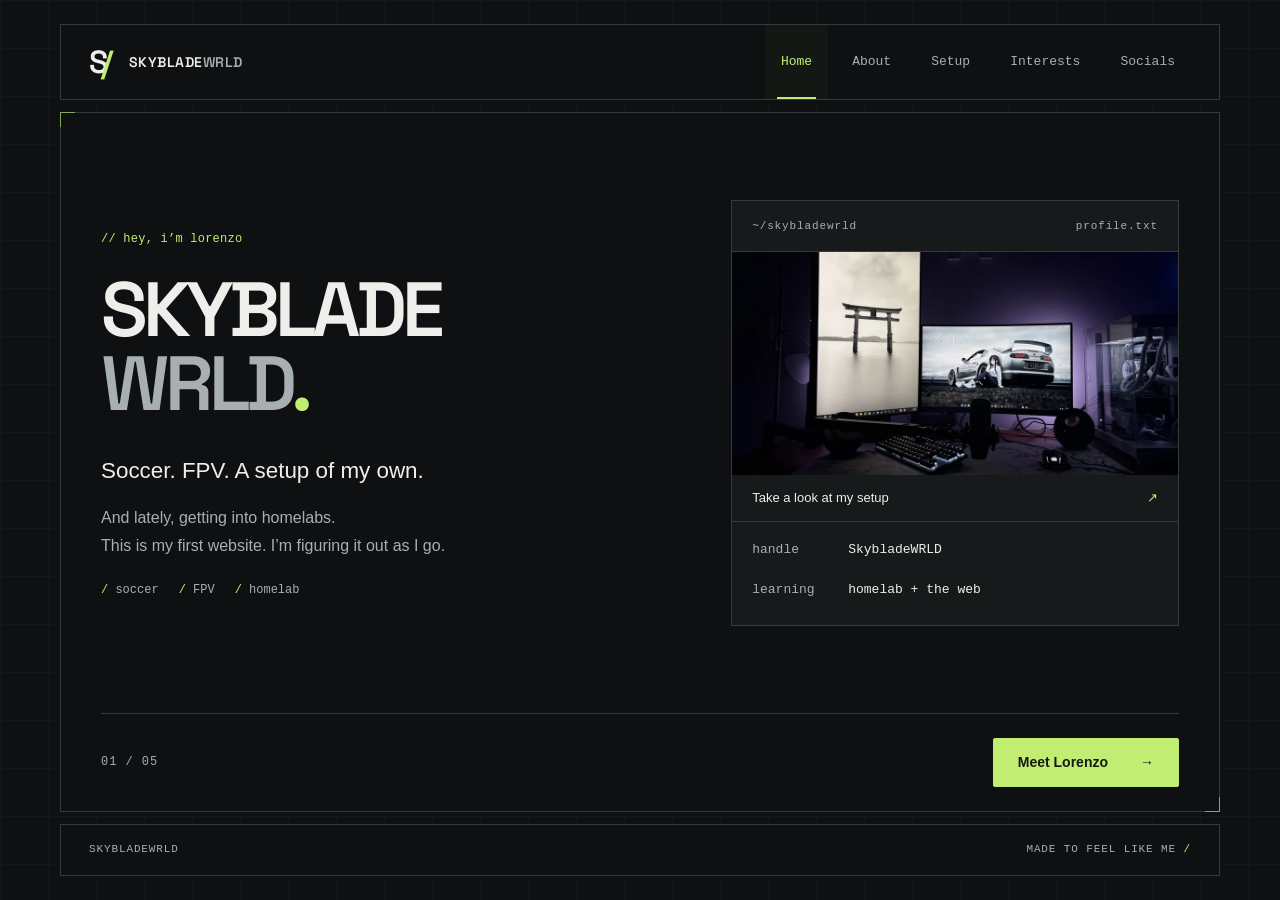
<file: index.html>
<!doctype html>
<html lang="en">
<head>
  <meta charset="utf-8">
  <meta name="viewport" content="width=device-width, initial-scale=1">
  <meta name="theme-color" content="#101112">
  <title>SkybladeWRLD — Lorenzo</title>
  <meta name="description" content="Lorenzo’s personal website: soccer, FPV, a Japanese-inspired desk setup, and getting started with homelabs.">
  <link rel="canonical" href="https://skybladewrld.github.io/">
  <meta property="og:type" content="website">
  <meta property="og:site_name" content="SkybladeWRLD">
  <meta property="og:title" content="SkybladeWRLD — Lorenzo">
  <meta property="og:description" content="Lorenzo’s personal website: soccer, FPV, a Japanese-inspired desk setup, and getting started with homelabs.">
  <meta property="og:url" content="https://skybladewrld.github.io/">
  <meta property="og:image" content="https://skybladewrld.github.io/assets/setup-share.jpg">
  <meta property="og:image:width" content="1200">
  <meta property="og:image:height" content="900">
  <meta property="og:image:alt" content="Lorenzo’s Japanese-inspired desk setup.">
  <meta name="twitter:card" content="summary_large_image">
  <meta name="twitter:title" content="SkybladeWRLD — Lorenzo">
  <meta name="twitter:description" content="Lorenzo’s personal website: soccer, FPV, a Japanese-inspired desk setup, and getting started with homelabs.">
  <meta name="twitter:image" content="https://skybladewrld.github.io/assets/setup-share.jpg">
  <meta name="twitter:image:alt" content="Lorenzo’s Japanese-inspired desk setup.">
  <link rel="icon" href="assets/favicon.svg" type="image/svg+xml">
  <link rel="preload" href="assets/space-grotesk-600.ttf" as="font" type="font/ttf" crossorigin>
  <link rel="stylesheet" href="style.css?v=6">
  <script src="script.js?v=6"></script>
  <script type="application/ld+json">{"@context": "https://schema.org", "@type": "WebSite", "name": "SkybladeWRLD — Lorenzo", "url": "https://skybladewrld.github.io/", "description": "Lorenzo’s personal website: soccer, FPV, a Japanese-inspired desk setup, and getting started with homelabs."}</script>
</head>
<body>
  <a class="skip-link" href="#main">Skip to content</a>
  <div class="page-shell">
    <header class="site-header">
      <a class="brand" href="index.html" aria-label="SkybladeWRLD home"><span class="brand-mark" aria-hidden="true">S<span>/</span></span><span>SKYBLADE<span class="muted">WRLD</span></span></a>
      <nav class="page-tabs" aria-label="Main navigation"><a href="index.html" aria-current="page"><span>Home</span><span class="tab-indicator" aria-hidden="true"></span></a><a href="about.html"><span>About</span><span class="tab-indicator" aria-hidden="true"></span></a><a href="setup.html"><span>Setup</span><span class="tab-indicator" aria-hidden="true"></span></a><a href="interests.html"><span>Interests</span><span class="tab-indicator" aria-hidden="true"></span></a><a href="socials.html"><span>Socials</span><span class="tab-indicator" aria-hidden="true"></span></a></nav>
    </header>
    <main id="main" class="page page-home" tabindex="-1">
      <div class="page-content"><div class="home-layout">
  <div class="home-copy"><p class="eyebrow">// hey, i’m Lorenzo</p><h1 class="wordmark" aria-label="SkybladeWRLD"><span class="wordmark-line" aria-hidden="true" data-scramble="SKYBLADE"><span class="scramble-cell" data-glyph="S"><span data-letter="S">S</span></span><span class="scramble-cell" data-glyph="K"><span data-letter="K">K</span></span><span class="scramble-cell" data-glyph="Y"><span data-letter="Y">Y</span></span><span class="scramble-cell" data-glyph="B"><span data-letter="B">B</span></span><span class="scramble-cell" data-glyph="L"><span data-letter="L">L</span></span><span class="scramble-cell" data-glyph="A"><span data-letter="A">A</span></span><span class="scramble-cell" data-glyph="D"><span data-letter="D">D</span></span><span class="scramble-cell" data-glyph="E"><span data-letter="E">E</span></span></span><span class="wordmark-second" aria-hidden="true">WRLD<span class="accent">.</span></span></h1><p class="lead">Soccer. FPV. A setup of my own.</p><p class="intro">And lately, getting into homelabs.<br>This is my first website. I’m figuring it out as I go.</p><div class="home-topics" aria-label="My interests"><span>soccer</span><span>FPV</span><span>homelab</span></div></div>
  <aside class="terminal" aria-label="Profile at a glance">
    <div class="terminal-heading mono"><span>~/skybladewrld</span><span>profile.txt</span></div>
    <a class="setup-preview" href="setup.html"><img src="assets/setup-small.webp" width="960" height="720" alt="A preview of my desk setup." decoding="async"><span>Take a look at my setup <span aria-hidden="true">↗</span></span></a>
    <dl><div><dt>handle</dt><dd>SkybladeWRLD</dd></div><div><dt>learning</dt><dd>homelab + the web</dd></div></dl>
  </aside>
</div></div>
      <nav class="page-bottom" aria-label="Continue exploring"><span class="mono page-count">01 / 05</span><a class="button" href="about.html">Meet Lorenzo<span aria-hidden="true">→</span></a></nav>
    </main>
    <footer class="site-footer"><span>SKYBLADEWRLD</span><span>MADE TO FEEL LIKE ME<span class="footer-slash" aria-hidden="true"> /</span></span></footer>
  </div>
</body>
</html>
</file>
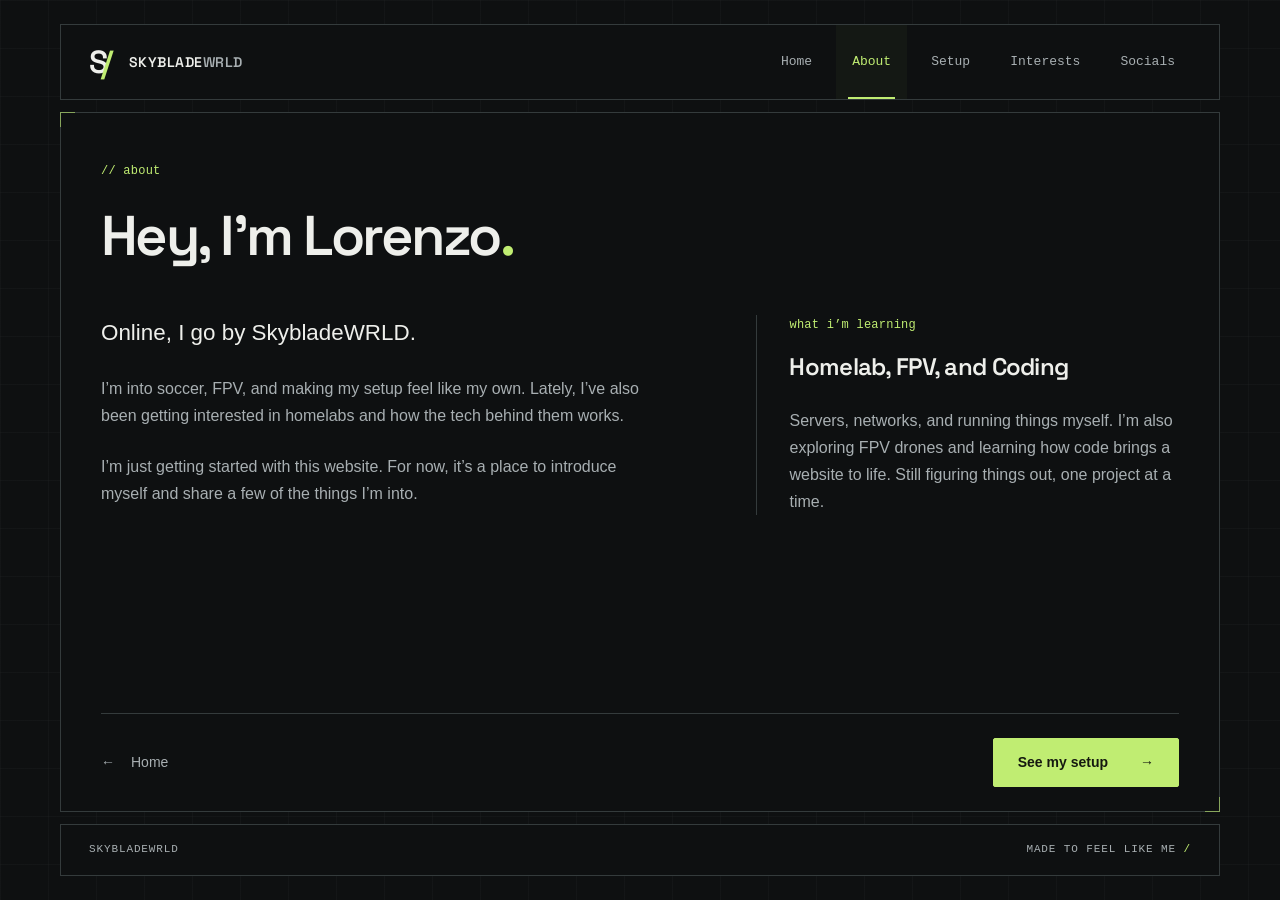
<file: about.html>
<!doctype html>
<html lang="en">
<head>
  <meta charset="utf-8">
  <meta name="viewport" content="width=device-width, initial-scale=1">
  <meta name="theme-color" content="#101112">
  <title>About Lorenzo — SkybladeWRLD</title>
  <meta name="description" content="Meet Lorenzo, also known as SkybladeWRLD, and follow the beginning of his interest in homelabs and building for the web.">
  <link rel="canonical" href="https://skybladewrld.github.io/about.html">
  <meta property="og:type" content="website">
  <meta property="og:site_name" content="SkybladeWRLD">
  <meta property="og:title" content="About Lorenzo — SkybladeWRLD">
  <meta property="og:description" content="Meet Lorenzo, also known as SkybladeWRLD, and follow the beginning of his interest in homelabs and building for the web.">
  <meta property="og:url" content="https://skybladewrld.github.io/about.html">
  <meta property="og:image" content="https://skybladewrld.github.io/assets/setup-share.jpg">
  <meta property="og:image:width" content="1200">
  <meta property="og:image:height" content="900">
  <meta property="og:image:alt" content="Lorenzo’s Japanese-inspired desk setup.">
  <meta name="twitter:card" content="summary_large_image">
  <meta name="twitter:title" content="About Lorenzo — SkybladeWRLD">
  <meta name="twitter:description" content="Meet Lorenzo, also known as SkybladeWRLD, and follow the beginning of his interest in homelabs and building for the web.">
  <meta name="twitter:image" content="https://skybladewrld.github.io/assets/setup-share.jpg">
  <meta name="twitter:image:alt" content="Lorenzo’s Japanese-inspired desk setup.">
  <link rel="icon" href="assets/favicon.svg" type="image/svg+xml">
  <link rel="preload" href="assets/space-grotesk-600.ttf" as="font" type="font/ttf" crossorigin>
  <link rel="stylesheet" href="style.css?v=6">
  
  <script src="script.js?v=6"></script>
  <script type="application/ld+json">{"@context": "https://schema.org", "@type": "ProfilePage", "name": "About Lorenzo — SkybladeWRLD", "url": "https://skybladewrld.github.io/about.html", "description": "Meet Lorenzo, also known as SkybladeWRLD, and follow the beginning of his interest in homelabs and building for the web.", "mainEntity": {"@type": "Person", "name": "Lorenzo", "alternateName": "SkybladeWRLD"}}</script>
</head>
<body>
  <a class="skip-link" href="#main">Skip to content</a>
  <div class="page-shell">
    <header class="site-header">
      <a class="brand" href="index.html" aria-label="SkybladeWRLD home"><span class="brand-mark" aria-hidden="true">S<span>/</span></span><span>SKYBLADE<span class="muted">WRLD</span></span></a>
      <nav class="page-tabs" aria-label="Main navigation"><a href="index.html"><span>Home</span><span class="tab-indicator" aria-hidden="true"></span></a><a href="about.html" aria-current="page"><span>About</span><span class="tab-indicator" aria-hidden="true"></span></a><a href="setup.html"><span>Setup</span><span class="tab-indicator" aria-hidden="true"></span></a><a href="interests.html"><span>Interests</span><span class="tab-indicator" aria-hidden="true"></span></a><a href="socials.html"><span>Socials</span><span class="tab-indicator" aria-hidden="true"></span></a></nav>
    </header>
    <main id="main" class="page page-about" tabindex="-1">
      <div class="page-content"><div class="page-heading"><p class="eyebrow">// about</p><h1>Hey, I’m Lorenzo<span class="accent">.</span></h1></div>
<div class="about-layout"><div class="prose"><p class="lead">Online, I go by SkybladeWRLD.</p><p>I’m into soccer, FPV, and making my setup feel like my own. Lately, I’ve also been getting interested in homelabs and how the tech behind them works.</p><p>I’m just getting started with this website. For now, it’s a place to introduce myself and share a few of the things I’m into.</p></div><aside class="side-note"><p class="eyebrow">WHAT I’M LEARNING</p><h2>Homelab, FPV, and Coding</h2><p>Servers, networks, and running things myself. I’m also exploring FPV drones and learning how code brings a website to life. Still figuring things out, one project at a time.</p></aside></div></div>
      <nav class="page-bottom" aria-label="Continue exploring"><a class="previous-link" href="index.html"><span aria-hidden="true">←</span> Home</a><a class="button" href="setup.html">See my setup<span aria-hidden="true">→</span></a></nav>
    </main>
    <footer class="site-footer"><span>SKYBLADEWRLD</span><span>MADE TO FEEL LIKE ME<span class="footer-slash" aria-hidden="true"> /</span></span></footer>
  </div>
</body>
</html>
</file>
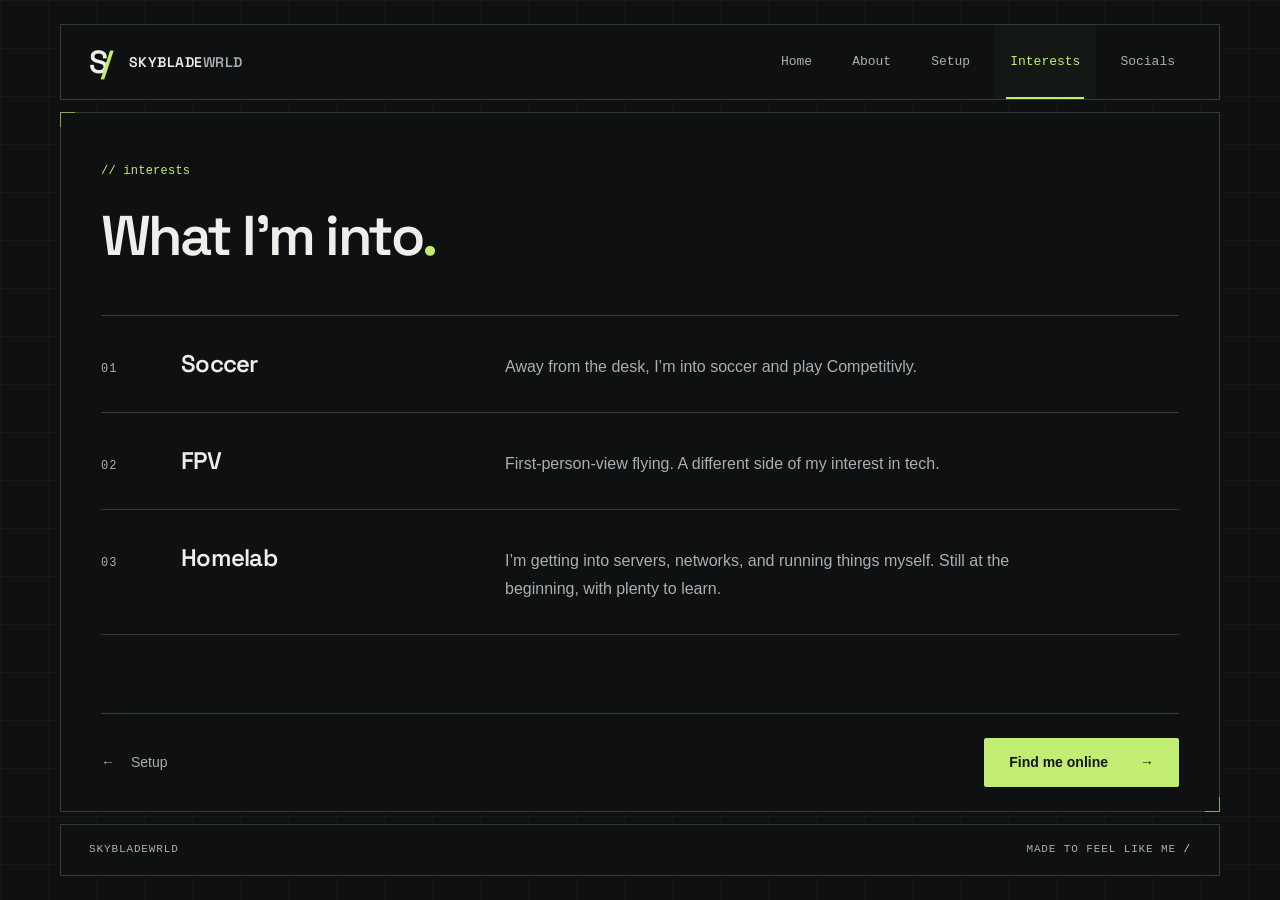
<file: interests.html>
<!doctype html>
<html lang="en">
<head>
  <meta charset="utf-8">
  <meta name="viewport" content="width=device-width, initial-scale=1">
  <meta name="theme-color" content="#101112">
  <title>Soccer, FPV &amp; homelab — SkybladeWRLD</title>
  <meta name="description" content="A few of Lorenzo’s interests: soccer, first-person-view flying, and learning about servers, networks, and homelabs.">
  <link rel="canonical" href="https://skybladewrld.github.io/interests.html">
  <meta property="og:type" content="website">
  <meta property="og:site_name" content="SkybladeWRLD">
  <meta property="og:title" content="Soccer, FPV &amp; homelab — SkybladeWRLD">
  <meta property="og:description" content="A few of Lorenzo’s interests: soccer, first-person-view flying, and learning about servers, networks, and homelabs.">
  <meta property="og:url" content="https://skybladewrld.github.io/interests.html">
  <meta property="og:image" content="https://skybladewrld.github.io/assets/setup-share.jpg">
  <meta property="og:image:width" content="1200">
  <meta property="og:image:height" content="900">
  <meta property="og:image:alt" content="Lorenzo’s Japanese-inspired desk setup.">
  <meta name="twitter:card" content="summary_large_image">
  <meta name="twitter:title" content="Soccer, FPV &amp; homelab — SkybladeWRLD">
  <meta name="twitter:description" content="A few of Lorenzo’s interests: soccer, first-person-view flying, and learning about servers, networks, and homelabs.">
  <meta name="twitter:image" content="https://skybladewrld.github.io/assets/setup-share.jpg">
  <meta name="twitter:image:alt" content="Lorenzo’s Japanese-inspired desk setup.">
  <link rel="icon" href="assets/favicon.svg" type="image/svg+xml">
  <link rel="preload" href="assets/space-grotesk-600.ttf" as="font" type="font/ttf" crossorigin>
  <link rel="stylesheet" href="style.css?v=6">
  
  <script src="script.js?v=6"></script>
  <script type="application/ld+json">{"@context": "https://schema.org", "@type": "WebPage", "name": "Soccer, FPV & homelab — SkybladeWRLD", "url": "https://skybladewrld.github.io/interests.html", "description": "A few of Lorenzo’s interests: soccer, first-person-view flying, and learning about servers, networks, and homelabs."}</script>
</head>
<body>
  <a class="skip-link" href="#main">Skip to content</a>
  <div class="page-shell">
    <header class="site-header">
      <a class="brand" href="index.html" aria-label="SkybladeWRLD home"><span class="brand-mark" aria-hidden="true">S<span>/</span></span><span>SKYBLADE<span class="muted">WRLD</span></span></a>
      <nav class="page-tabs" aria-label="Main navigation"><a href="index.html"><span>Home</span><span class="tab-indicator" aria-hidden="true"></span></a><a href="about.html"><span>About</span><span class="tab-indicator" aria-hidden="true"></span></a><a href="setup.html"><span>Setup</span><span class="tab-indicator" aria-hidden="true"></span></a><a href="interests.html" aria-current="page"><span>Interests</span><span class="tab-indicator" aria-hidden="true"></span></a><a href="socials.html"><span>Socials</span><span class="tab-indicator" aria-hidden="true"></span></a></nav>
    </header>
    <main id="main" class="page page-interests" tabindex="-1">
      <div class="page-content"><div class="page-heading"><p class="eyebrow">// interests</p><h1>What I’m into<span class="accent">.</span></h1></div>
<div class="interest-list"><article><span class="row-number mono" aria-hidden="true">01</span><h2>Soccer</h2><p>Away from the desk, I’m into soccer and play Competitivly.</p></article><article><span class="row-number mono" aria-hidden="true">02</span><h2>FPV</h2><p>First-person-view flying. A different side of my interest in tech.</p></article><article><span class="row-number mono" aria-hidden="true">03</span><h2>Homelab</h2><p>I’m getting into servers, networks, and running things myself. Still at the beginning, with plenty to learn.</p></article></div></div>
      <nav class="page-bottom" aria-label="Continue exploring"><a class="previous-link" href="setup.html"><span aria-hidden="true">←</span> Setup</a><a class="button" href="socials.html">Find me online<span aria-hidden="true">→</span></a></nav>
    </main>
    <footer class="site-footer"><span>SKYBLADEWRLD</span><span>MADE TO FEEL LIKE ME<span class="footer-slash" aria-hidden="true"> /</span></span></footer>
  </div>
</body>
</html>
</file>
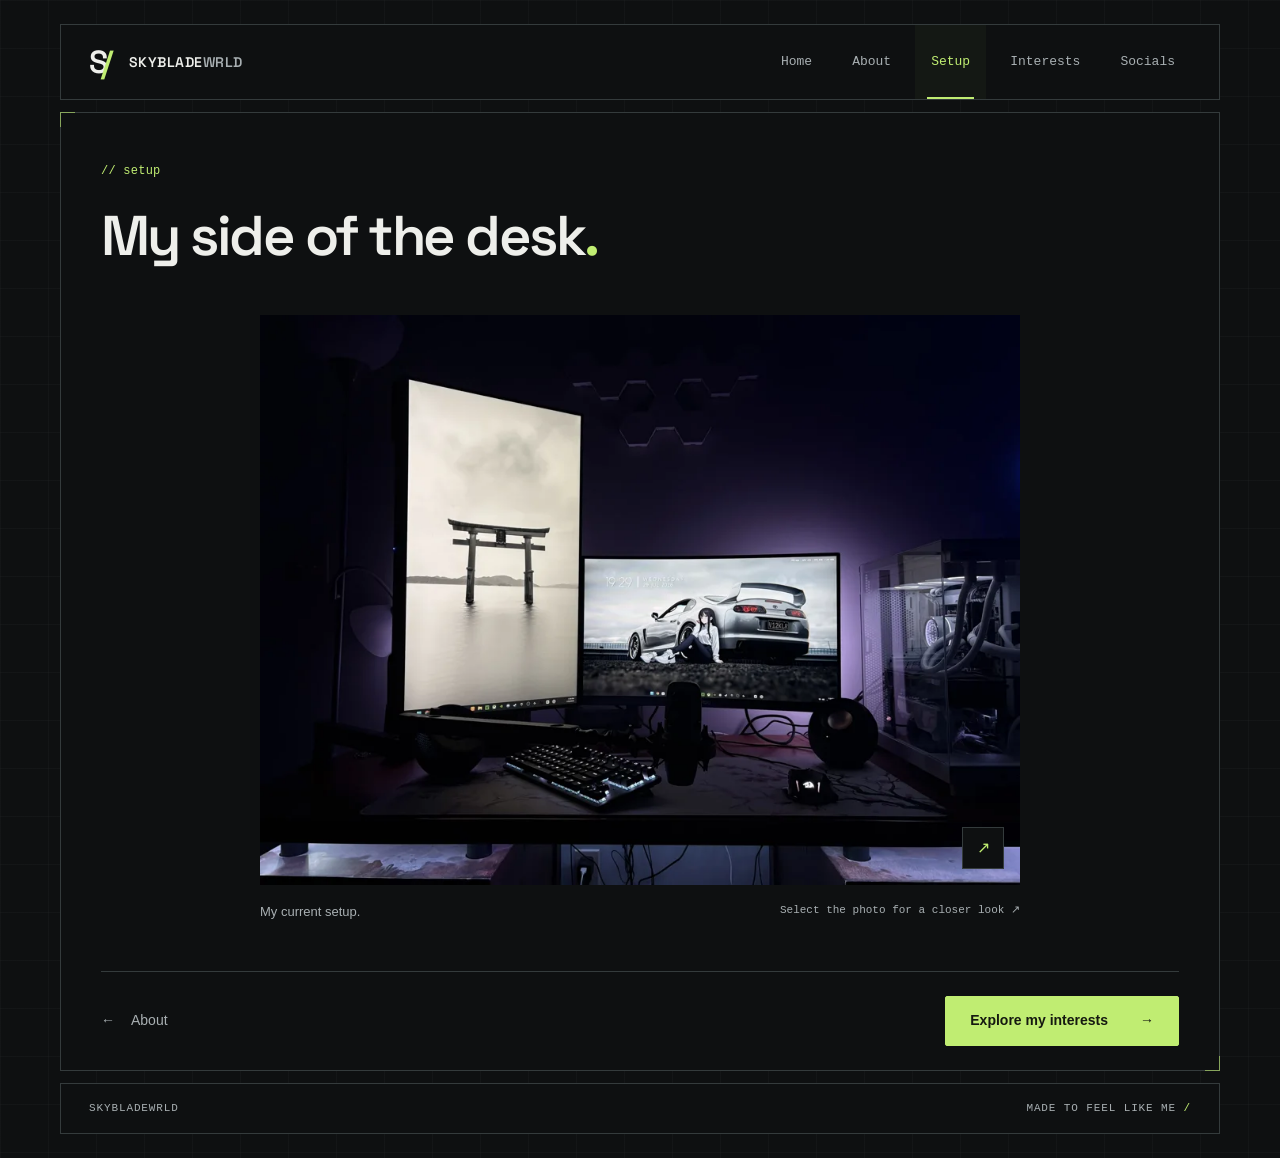
<file: setup.html>
<!doctype html>
<html lang="en">
<head>
  <meta charset="utf-8">
  <meta name="viewport" content="width=device-width, initial-scale=1">
  <meta name="theme-color" content="#101112">
  <title>My setup — SkybladeWRLD</title>
  <meta name="description" content="A look at Lorenzo’s Japanese-inspired desk setup, with two monitors, a white PC, and soft purple lighting.">
  <link rel="canonical" href="https://skybladewrld.github.io/setup.html">
  <meta property="og:type" content="website">
  <meta property="og:site_name" content="SkybladeWRLD">
  <meta property="og:title" content="My setup — SkybladeWRLD">
  <meta property="og:description" content="A look at Lorenzo’s Japanese-inspired desk setup, with two monitors, a white PC, and soft purple lighting.">
  <meta property="og:url" content="https://skybladewrld.github.io/setup.html">
  <meta property="og:image" content="https://skybladewrld.github.io/assets/setup-share.jpg">
  <meta property="og:image:width" content="1200">
  <meta property="og:image:height" content="900">
  <meta property="og:image:alt" content="Lorenzo’s Japanese-inspired desk setup.">
  <meta name="twitter:card" content="summary_large_image">
  <meta name="twitter:title" content="My setup — SkybladeWRLD">
  <meta name="twitter:image" content="https://skybladewrld.github.io/assets/setup-share.jpg">
  <meta name="twitter:image:alt" content="Lorenzo’s Japanese-inspired desk setup.">
  <link rel="icon" href="assets/favicon.svg" type="image/svg+xml">
  <link rel="preload" href="assets/space-grotesk-600.ttf" as="font" type="font/ttf" crossorigin>
  <link rel="stylesheet" href="style.css?v=6">
  
  <script src="script.js?v=6"></script>
  <script type="application/ld+json">{"@context": "https://schema.org", "@type": "WebPage", "name": "My setup — SkybladeWRLD", "url": "https://skybladewrld.github.io/setup.html", "description": "A look at Lorenzo’s Japanese-inspired desk setup, with two monitors, a white PC, and soft purple lighting."}</script>
</head>
<body>
  <a class="skip-link" href="#main">Skip to content</a>
  <div class="page-shell">
    <header class="site-header">
      <a class="brand" href="index.html" aria-label="SkybladeWRLD home"><span class="brand-mark" aria-hidden="true">S<span>/</span></span><span>SKYBLADE<span class="muted">WRLD</span></span></a>
      <nav class="page-tabs" aria-label="Main navigation"><a href="index.html"><span>Home</span><span class="tab-indicator" aria-hidden="true"></span></a><a href="about.html"><span>About</span><span class="tab-indicator" aria-hidden="true"></span></a><a href="setup.html" aria-current="page"><span>Setup</span><span class="tab-indicator" aria-hidden="true"></span></a><a href="interests.html"><span>Interests</span><span class="tab-indicator" aria-hidden="true"></span></a><a href="socials.html"><span>Socials</span><span class="tab-indicator" aria-hidden="true"></span></a></nav>
    </header>
    <main id="main" class="page page-setup" tabindex="-1">
      <div class="page-content"><div class="page-heading"><p class="eyebrow">// setup</p><h1>My side of the desk<span class="accent">.</span></h1></div>
<figure class="setup-photo"><a class="photo-expand" target="_blank" rel="noopener noreferrer" href="assets/setup.webp" aria-label="Open the full-size setup photo in a new tab"><img src="assets/setup.webp" srcset="assets/setup-small.webp 960w, assets/setup.webp 1920w" sizes="(max-width: 760px) calc(100vw - 48px), 760px" width="1920" height="1440" alt="Lorenzo’s desk with a portrait monitor showing a torii gate, a second monitor, a white PC, and purple lighting." fetchpriority="high" decoding="async"></a><figcaption><span>My current setup.</span><span class="photo-hint">Select the photo for a closer look ↗</span></figcaption></figure></div>
      <nav class="page-bottom" aria-label="Continue exploring"><a class="previous-link" href="about.html"><span aria-hidden="true">←</span> About</a><a class="button" href="interests.html">Explore my interests<span aria-hidden="true">→</span></a></nav>
    </main>
    <footer class="site-footer"><span>SKYBLADEWRLD</span><span>MADE TO FEEL LIKE ME<span class="footer-slash" aria-hidden="true"> /</span></span></footer>
  </div>
</body>
</html>
</file>
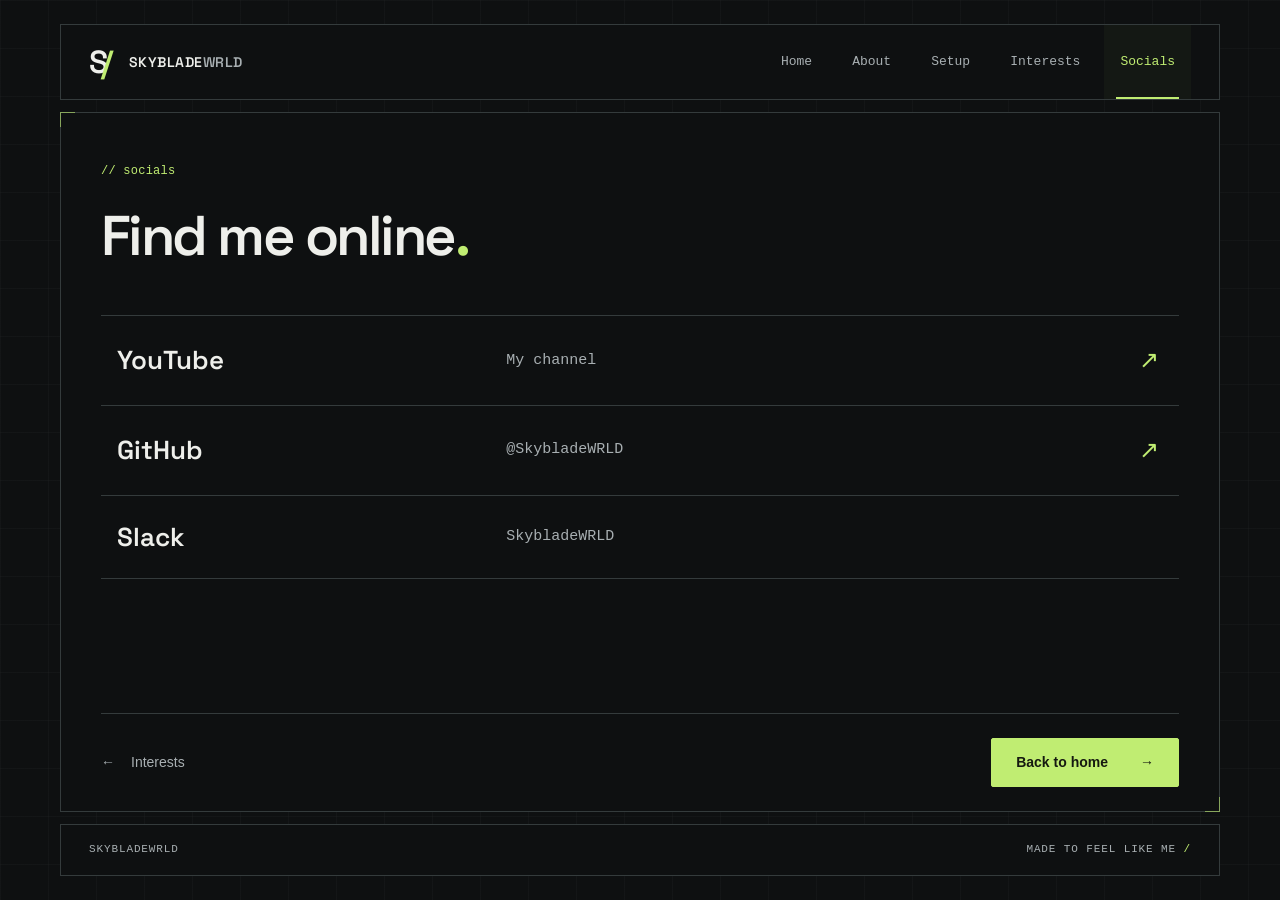
<file: socials.html>
<!doctype html>
<html lang="en">
<head>
  <meta charset="utf-8">
  <meta name="viewport" content="width=device-width, initial-scale=1">
  <meta name="theme-color" content="#101112">
  <title>Socials — SkybladeWRLD</title>
  <meta name="description" content="Find SkybladeWRLD online. Links to my public profiles.">
  <link rel="canonical" href="https://skybladewrld.github.io/socials.html">
  <meta property="og:type" content="website">
  <meta property="og:site_name" content="SkybladeWRLD">
  <meta property="og:title" content="Socials — SkybladeWRLD">
  <meta property="og:description" content="Find SkybladeWRLD online. Links to my public profiles.">
  <meta property="og:url" content="https://skybladewrld.github.io/socials.html">
  <meta property="og:image" content="https://skybladewrld.github.io/assets/setup-share.jpg">
  <meta property="og:image:width" content="1200">
  <meta property="og:image:height" content="900">
  <meta property="og:image:alt" content="Lorenzo’s Japanese-inspired desk setup.">
  <meta name="twitter:card" content="summary_large_image">
  <meta name="twitter:title" content="Socials — SkybladeWRLD">
  <meta name="twitter:description" content="Find SkybladeWRLD online. Links to my public profiles.">
  <meta name="twitter:image" content="https://skybladewrld.github.io/assets/setup-share.jpg">
  <meta name="twitter:image:alt" content="Lorenzo’s Japanese-inspired desk setup.">
  <link rel="icon" href="assets/favicon.svg" type="image/svg+xml">
  <link rel="preload" href="assets/space-grotesk-600.ttf" as="font" type="font/ttf" crossorigin>
  <link rel="stylesheet" href="style.css?v=6">
  
  <script src="script.js?v=6"></script>
  <script type="application/ld+json">{"@context":"https://schema.org","@type":"WebPage","name":"Socials — SkybladeWRLD","url":"https://skybladewrld.github.io/socials.html","description":"Find SkybladeWRLD online. Links to my public profiles."}</script>
</head>
<body>
  <a class="skip-link" href="#main">Skip to content</a>
  <div class="page-shell">
    <header class="site-header">
      <a class="brand" href="index.html" aria-label="SkybladeWRLD home"><span class="brand-mark" aria-hidden="true">S<span>/</span></span><span>SKYBLADE<span class="muted">WRLD</span></span></a>
      <nav class="page-tabs" aria-label="Main navigation"><a href="index.html"><span>Home</span><span class="tab-indicator" aria-hidden="true"></span></a><a href="about.html"><span>About</span><span class="tab-indicator" aria-hidden="true"></span></a><a href="setup.html"><span>Setup</span><span class="tab-indicator" aria-hidden="true"></span></a><a href="interests.html"><span>Interests</span><span class="tab-indicator" aria-hidden="true"></span></a><a href="socials.html" aria-current="page"><span>Socials</span><span class="tab-indicator" aria-hidden="true"></span></a></nav>
    </header>
    <main id="main" class="page page-socials" tabindex="-1">
      <div class="page-content">
        <div class="page-heading"><p class="eyebrow">// socials</p><h1>Find me online<span class="accent">.</span></h1></div>
        <div class="social-list">
          <a class="social-link" target="_blank" rel="noopener noreferrer" href="https://www.youtube.com/channel/UCEArtOIjc_dECNnP2DTJf5w"><span class="social-name">YouTube</span><span class="social-handle">My channel</span><span class="social-arrow" aria-hidden="true">↗</span></a>
          <a class="social-link" target="_blank" rel="noopener noreferrer" href="https://github.com/SkybladeWRLD"><span class="social-name">GitHub</span><span class="social-handle">@SkybladeWRLD</span><span class="social-arrow" aria-hidden="true">↗</span></a>
          <div class="social-profile"><span class="social-name">Slack</span><span class="social-handle">SkybladeWRLD</span></div>
        </div>
      </div>
      <nav class="page-bottom" aria-label="Continue exploring"><a class="previous-link" href="interests.html"><span aria-hidden="true">←</span> Interests</a><a class="button" href="index.html">Back to home<span aria-hidden="true">→</span></a></nav>
    </main>
    <footer class="site-footer"><span>SKYBLADEWRLD</span><span>MADE TO FEEL LIKE ME<span class="footer-slash" aria-hidden="true"> /</span></span></footer>
  </div>
</body>
</html>
</file>
<file: style.css>
@font-face {
  font-family: 'Space Grotesk';
  src: url('assets/space-grotesk-600.ttf') format('truetype');
  font-style: normal;
  font-weight: 600;
  font-display: swap;
}

/* One palette and a shared spacing scale for every page. */
:root {
  color-scheme: dark;
  --bg: #0e1011;
  --surface: #171a1b;
  --text: #eeefeb;
  --muted: #a8afb2;
  --line: #343b3c;
  --accent: #c0ed72;
  --space-1: 8px;
  --space-2: 16px;
  --space-3: 24px;
  --space-4: 32px;
  --space-6: 48px;
  --space-8: 64px;
  --display: 'Space Grotesk', 'Segoe UI', sans-serif;
  --mono: Consolas, 'Liberation Mono', monospace;
}
* { box-sizing: border-box; }
body { margin: 0; background-color: var(--bg); background-image: linear-gradient(#a8afb20a 1px, transparent 1px), linear-gradient(90deg, #a8afb20a 1px, transparent 1px); background-size: 48px 48px; color: var(--text); font-family: 'Segoe UI', Arial, sans-serif; font-size: 16px; line-height: 1.7; -webkit-font-smoothing: antialiased; }
a { color: inherit; text-decoration: none; touch-action: manipulation; }
a:focus-visible { outline: 2px solid var(--accent); outline-offset: 5px; }
main:focus { outline: none; }
::selection { background: var(--accent); color: var(--bg); }
h1, h2, p, dl, figure { margin: 0; }
h1, h2 { font-family: var(--display); font-weight: 600; text-wrap: balance; }
h1 { font-size: clamp(2.2rem, 4.5vw, 3.5rem); letter-spacing: -.045em; line-height: 1.1; }
h2 { font-size: 1.5rem; letter-spacing: -.03em; line-height: 1.3; }
p { max-width: 62ch; }
.accent { color: var(--accent); }
.muted { color: var(--muted); }
.mono, .eyebrow { font-family: var(--mono); font-size: .75rem; letter-spacing: .08em; }
.eyebrow { color: var(--muted); margin-bottom: var(--space-3); }
.page-shell { width: min(100% - 64px, 1160px); margin: 24px auto; min-height: calc(100svh - 48px); display: flex; flex-direction: column; gap: 12px; }
.skip-link { position: fixed; left: 16px; top: 16px; transform: translateY(-180%); padding: 12px 20px; background: var(--accent); color: var(--bg); z-index: 10; }
.skip-link:focus { transform: translateY(0); }
.site-header { display: flex; align-items: center; justify-content: space-between; gap: var(--space-4); min-height: 76px; padding-inline: 28px; border: 1px solid var(--line); background: var(--bg); }
.brand { display: inline-flex; align-items: center; gap: var(--space-2); font: 600 .875rem var(--display); letter-spacing: .035em; padding-block: 12px; }
.brand-mark { font-family: var(--display); font-size: 2rem; letter-spacing: -.22em; padding-right: .22em; }
.brand-mark span { color: var(--accent); }
.page-tabs { display: flex; gap: var(--space-1); align-self: stretch; align-items: stretch; }
.page-tabs a { position: relative; min-height: 48px; display: flex; align-items: center; justify-content: center; padding: 16px; font: .8125rem var(--mono); color: var(--muted); border-bottom: 2px solid transparent; }
.page-tabs a:hover { color: var(--text); background: #191c1e; }
.page-tabs a[aria-current='page'] { color: var(--accent); border-color: transparent; background: #c0ed7208; }
.page { position: relative; flex: 1; display: flex; flex-direction: column; border: 1px solid var(--line); background: var(--bg); padding-inline: 40px; }
.page-content { padding-block: var(--space-6); flex: 1; }
.page-heading { margin-bottom: var(--space-6); }
.page-heading > p:last-child:not(.eyebrow) { margin-top: var(--space-3); color: var(--muted); }
.home-layout { display: grid; grid-template-columns: 1.3fr 1fr; gap: 48px; align-items: center; min-height: 340px; }
.wordmark { font-size: clamp(3rem, 6vw, 5.1rem); line-height: .96; letter-spacing: -.065em; margin-bottom: var(--space-4); }
.wordmark > span { display: block; color: var(--muted); }
.wordmark > span > span { display: inline; }
.lead { font-size: clamp(1.125rem, 2vw, 1.4rem); line-height: 1.6; color: var(--text); }
.intro { color: var(--muted); margin-top: var(--space-2); }
.terminal { border: 1px solid var(--line); background: var(--surface); min-width: 0; }
.terminal-heading { display: flex; justify-content: space-between; gap: 16px; color: var(--muted); border-bottom: 1px solid var(--line); padding: 16px 20px; overflow-wrap: anywhere; font-size: .6875rem; }
.terminal dl { padding: 16px 20px 8px; font: .8125rem/1.8 var(--mono); }
.terminal dl > div { display: grid; grid-template-columns: 88px minmax(0, 1fr); gap: var(--space-1); margin-bottom: var(--space-2); }
.terminal dt { color: var(--muted); }
.terminal dd { margin: 0; overflow-wrap: anywhere; }
.terminal-note { padding: var(--space-2) var(--space-3) var(--space-4); font-size: .875rem; color: var(--muted); }
.about-layout { display: grid; grid-template-columns: 1.4fr 1fr; gap: var(--space-8); }
.prose > p + p { margin-top: var(--space-3); color: var(--muted); }
.side-note { border-left: 1px solid var(--line); padding-left: var(--space-4); }
.side-note .eyebrow { margin-bottom: var(--space-2); }
.side-note h2 { max-width: 22ch; }
.side-note > p:last-child { margin-top: var(--space-3); color: var(--muted); }
.setup-photo { max-width: 760px; margin-inline: auto; }
.setup-photo img { display: block; width: 100%; height: auto; background: var(--surface); }
.setup-photo figcaption { display: flex; justify-content: space-between; flex-wrap: wrap; gap: 8px 24px; color: var(--muted); font-size: .8125rem; padding-top: 16px; }
.interest-list { border-top: 1px solid var(--line); }
.interest-list article { display: grid; grid-template-columns: 48px minmax(120px, .65fr) 1.5fr; align-items: baseline; gap: var(--space-4); padding-block: var(--space-4); border-bottom: 1px solid var(--line); }
.row-number { color: var(--muted); }
.interest-list p { color: var(--muted); }
.page-bottom { display: flex; align-items: center; justify-content: space-between; gap: var(--space-3); border-top: 1px solid var(--line); padding-block: var(--space-3); }
.page-count { color: var(--muted); }
.button { display: inline-flex; align-items: center; justify-content: space-between; gap: var(--space-4); min-height: 48px; padding: 12px 24px; background: var(--accent); color: #151910; font-size: .875rem; font-weight: 600; }
.button:hover { background: #d2f39a; }
.previous-link { display: inline-flex; align-items: center; gap: var(--space-2); min-height: 48px; font-size: .875rem; color: var(--muted); }
.previous-link:hover { color: var(--text); }
.site-footer { display: flex; justify-content: space-between; gap: var(--space-3); padding: 16px 28px; border: 1px solid var(--line); background: var(--bg); color: var(--muted); font: .6875rem/1.6 var(--mono); letter-spacing: .08em; }
@media (min-width: 1000px) and (min-height: 850px) { .page-home .page-content { display: flex; align-items: center; } .home-layout { width: 100%; } }
@media (max-width: 900px) {
  .page-shell { width: calc(100% - 64px); }
  .home-layout, .about-layout { gap: var(--space-4); }
  .page { padding-inline: 28px; }
  .page-tabs a { padding-inline: 12px; }
  .terminal dl > div { grid-template-columns: 76px minmax(0, 1fr); }
}
@media (max-width: 760px) {
  .page-shell { width: calc(100% - 32px); margin-block: 16px; min-height: calc(100svh - 32px); }
  .page { padding-inline: 24px; }
  .site-header { flex-wrap: wrap; gap: var(--space-1); padding: 12px 20px 0; }
  .page-tabs { width: 100%; }
  .page-tabs a { flex: 1; padding: 12px 8px; }
  .page-content { padding-block: 32px; }
  .home-layout, .about-layout { grid-template-columns: 1fr; gap: var(--space-4); min-height: auto; }
  .wordmark { font-size: clamp(2.35rem, 10vw, 4.5rem); }
  .home-copy .eyebrow { margin-bottom: var(--space-3); }
  .terminal dl { padding-top: var(--space-3); }
  .terminal dl > div { grid-template-columns: 88px minmax(0, 1fr); margin-bottom: var(--space-1); }
  .terminal-note { padding-block: var(--space-2) var(--space-3); }
  .page-heading { margin-bottom: var(--space-4); }
  .side-note { padding: var(--space-3) 0 0; border-left: 0; border-top: 1px solid var(--line); }
  .interest-list article { grid-template-columns: 24px 1fr; gap: var(--space-2); padding-block: var(--space-3); }
  .interest-list p { grid-column: 2; }
  .button { padding-inline: var(--space-2); gap: var(--space-2); }
  .previous-link { gap: var(--space-1); }
}
@media (prefers-reduced-motion: no-preference) {
  a { transition: color .15s, background-color .15s; }
}
@media (forced-colors: active) {
  .button { border: 1px solid ButtonText; }
  .page-tabs a[aria-current='page'] { border-bottom-color: Highlight; }
}

/* Quiet grid and corner framing, with lime reserved for interaction. */
.page::before, .page::after { content: ''; position: absolute; width: 14px; height: 14px; pointer-events: none; border-color: #c0ed7299; }
.page::before { top: -1px; left: -1px; border-top: 1px solid; border-left: 1px solid; color: #c0ed7299; }
.page::after { bottom: -1px; right: -1px; border-bottom: 1px solid; border-right: 1px solid; color: #c0ed7299; }
.eyebrow { color: var(--accent); text-transform: lowercase; letter-spacing: .02em; }
.wordmark > .wordmark-line { display: flex; width: max-content; color: var(--text); min-height: .96em; }
/* Original glyphs reserve the hover area while decorative letters change. */
.wordmark .scramble-cell { position: relative; display: block; pointer-events: none; }
.scramble-cell::before { content: attr(data-glyph); visibility: hidden; }
.scramble-cell > span { position: absolute; inset: 0; text-align: center; }
.wordmark > .wordmark-second { color: var(--muted); }
.home-topics { display: flex; flex-wrap: wrap; gap: 10px 20px; margin-top: 24px; color: var(--muted); font: .75rem var(--mono); }
.home-topics span::before { content: '/ '; color: var(--accent); }
.setup-preview { display: block; overflow: hidden; }
.setup-preview img { display: block; width: 100%; height: auto; aspect-ratio: 2 / 1; object-fit: cover; object-position: center 62%; }
.setup-preview > span { display: flex; justify-content: space-between; gap: 16px; padding: 12px 20px; font-size: .8125rem; border-bottom: 1px solid var(--line); }
.setup-preview > span > span { color: var(--accent); }
.setup-preview:hover > span { color: var(--accent); }
.setup-preview:focus-visible { outline-offset: -3px; }
.photo-expand { display: block; position: relative; outline-offset: 6px; }
.photo-expand::after { content: '↗'; position: absolute; right: 16px; bottom: 16px; width: 40px; height: 40px; display: grid; place-items: center; color: var(--accent); background: var(--bg); border: 1px solid var(--line); }
.photo-expand:hover::after { background: var(--accent); color: var(--bg); }
.photo-hint { font-family: var(--mono); font-size: .6875rem; }
.button { border: 1px solid var(--accent); border-radius: 2px; }
.button > span { display: inline-block; }
.footer-slash { color: var(--accent); }
.interest-list article { position: relative; }
.interest-list h2 { transition: color .18s; }
.interest-list article:hover h2 { color: var(--accent); }
.social-list { border-top: 1px solid var(--line); }
.social-link, .social-profile { display: grid; grid-template-columns: minmax(100px, .6fr) minmax(0, 1fr) 24px; align-items: center; gap: 24px; padding: 24px 16px; border-bottom: 1px solid var(--line); }
.social-name { font: 600 1.625rem var(--display); }
.social-handle { color: var(--muted); font: .9375rem/1.7 var(--mono); overflow-wrap: anywhere; }
.social-arrow { color: var(--accent); font-size: 1.5rem; }
.social-link:hover { background: var(--surface); }
.social-link:hover .social-name { color: var(--accent); }
@media (max-width: 900px) {
  .site-header { flex-wrap: wrap; gap: 8px; padding: 12px 20px 0; }
  .page-tabs { width: 100%; gap: 0; }
  .page-tabs a { flex: 1; padding: 12px 4px; }
}
@media (max-width: 760px) {
  .terminal-heading { font-size: .6875rem; }
  .site-footer { padding: 16px 20px; font-size: .625rem; }
  .page-bottom { flex-wrap: wrap; }
  .terminal dl { padding-inline: 20px; }
  .home-topics { margin-top: 20px; }
  .social-link, .social-profile { grid-template-columns: minmax(0, 1fr) 24px; gap: 8px 16px; padding: 20px 8px; }
  .social-handle { grid-column: 1; grid-row: 2; }
  .social-arrow { grid-column: 2; grid-row: 1 / 3; }
}
@media (max-width: 380px) {
  .page { padding-inline: 18px; }
  .page-tabs a { font-size: .6875rem; padding-inline: 3px; }
  .terminal-heading { gap: 8px; padding-inline: 14px; font-size: .625rem; }
  .terminal dl { padding-inline: 14px; font-size: .75rem; }
  .terminal dl > div { grid-template-columns: 66px minmax(0, 1fr); }
  .site-footer { font-size: .5625rem; gap: 8px; padding-inline: 16px; }
}
@media (prefers-reduced-motion: no-preference) {
  .page-content { animation: arrive .45s cubic-bezier(.2,.8,.2,1) both; }
  .button > span, .setup-preview img { transition: transform .2s ease; }
  .button:hover > span { transform: translateX(4px); }
  .setup-preview:hover img { transform: scale(1.025); }
  @keyframes arrive { from { opacity: .7; transform: translateY(6px); } to { opacity: 1; transform: translateY(0); } }
}
@media (prefers-reduced-motion: reduce) { *, *::before, *::after { animation: none !important; transition: none !important; } }

/* Real pages, with native slide transitions where the browser supports them. */
.tab-indicator { position: absolute; height: 2px; bottom: -2px; left: 12px; right: 12px; background: var(--accent); transform: scaleX(0); }
.page-tabs a[aria-current="page"] .tab-indicator { transform: scaleX(1); view-transition-name: selected-tab; }
.page-content { view-transition-name: page-content; }
html { --travel-in: 65%; --travel-out: -65%; }
html[data-travel="back"] { --travel-in: -65%; --travel-out: 65%; }
@media (prefers-reduced-motion: no-preference) {
  @view-transition { navigation: auto; }
  ::view-transition-old(root), ::view-transition-new(root) { animation: none; mix-blend-mode: normal; }
  ::view-transition-group(page-content) { overflow: clip; animation-duration: .48s; animation-timing-function: cubic-bezier(.2,.8,.2,1); }
  ::view-transition-old(page-content) { animation: panel-out .48s cubic-bezier(.2,.8,.2,1) both; mix-blend-mode: normal; }
  ::view-transition-new(page-content) { animation: panel-in .48s cubic-bezier(.2,.8,.2,1) both; mix-blend-mode: normal; }
  ::view-transition-group(selected-tab) { animation-duration: .48s; animation-timing-function: cubic-bezier(.2,.8,.2,1); }
  ::view-transition-old(selected-tab), ::view-transition-new(selected-tab) { animation: none; }
  .tab-indicator { transition: transform .24s ease; }
  .page-tabs a:not([aria-current]):hover .tab-indicator { transform: scaleX(.35); opacity: .6; }
  .home-copy > *, .terminal, .interest-list article, .about-layout > * { animation: item-in .45s cubic-bezier(.2,.8,.2,1) both; }
  .home-copy > :nth-child(2), .interest-list article:nth-child(2), .about-layout > :nth-child(2) { animation-delay: .07s; }
  .home-copy > :nth-child(3), .terminal, .interest-list article:nth-child(3) { animation-delay: .14s; }
  .home-copy > :nth-child(4) { animation-delay: .2s; }
  .home-copy > :nth-child(5) { animation-delay: .24s; }
  html:is([data-transitioning], [data-navigated]) .page-content, html:is([data-transitioning], [data-navigated]) .home-copy > *, html:is([data-transitioning], [data-navigated]) .terminal, html:is([data-transitioning], [data-navigated]) .interest-list article, html:is([data-transitioning], [data-navigated]) .about-layout > * { animation: none; }
  @keyframes item-in { from { opacity: 0; transform: translateY(10px); } to { opacity: 1; transform: translateY(0); } }
  @keyframes panel-out { to { opacity: 0; transform: translateX(var(--travel-out)); } }
  @keyframes panel-in { from { opacity: 0; transform: translateX(var(--travel-in)); } to { opacity: 1; transform: translateX(0); } }
}
@media (prefers-reduced-motion: reduce) {
  @view-transition { navigation: none; }
  ::view-transition-group(*), ::view-transition-old(*), ::view-transition-new(*) { animation: none !important; }
}
</file>
